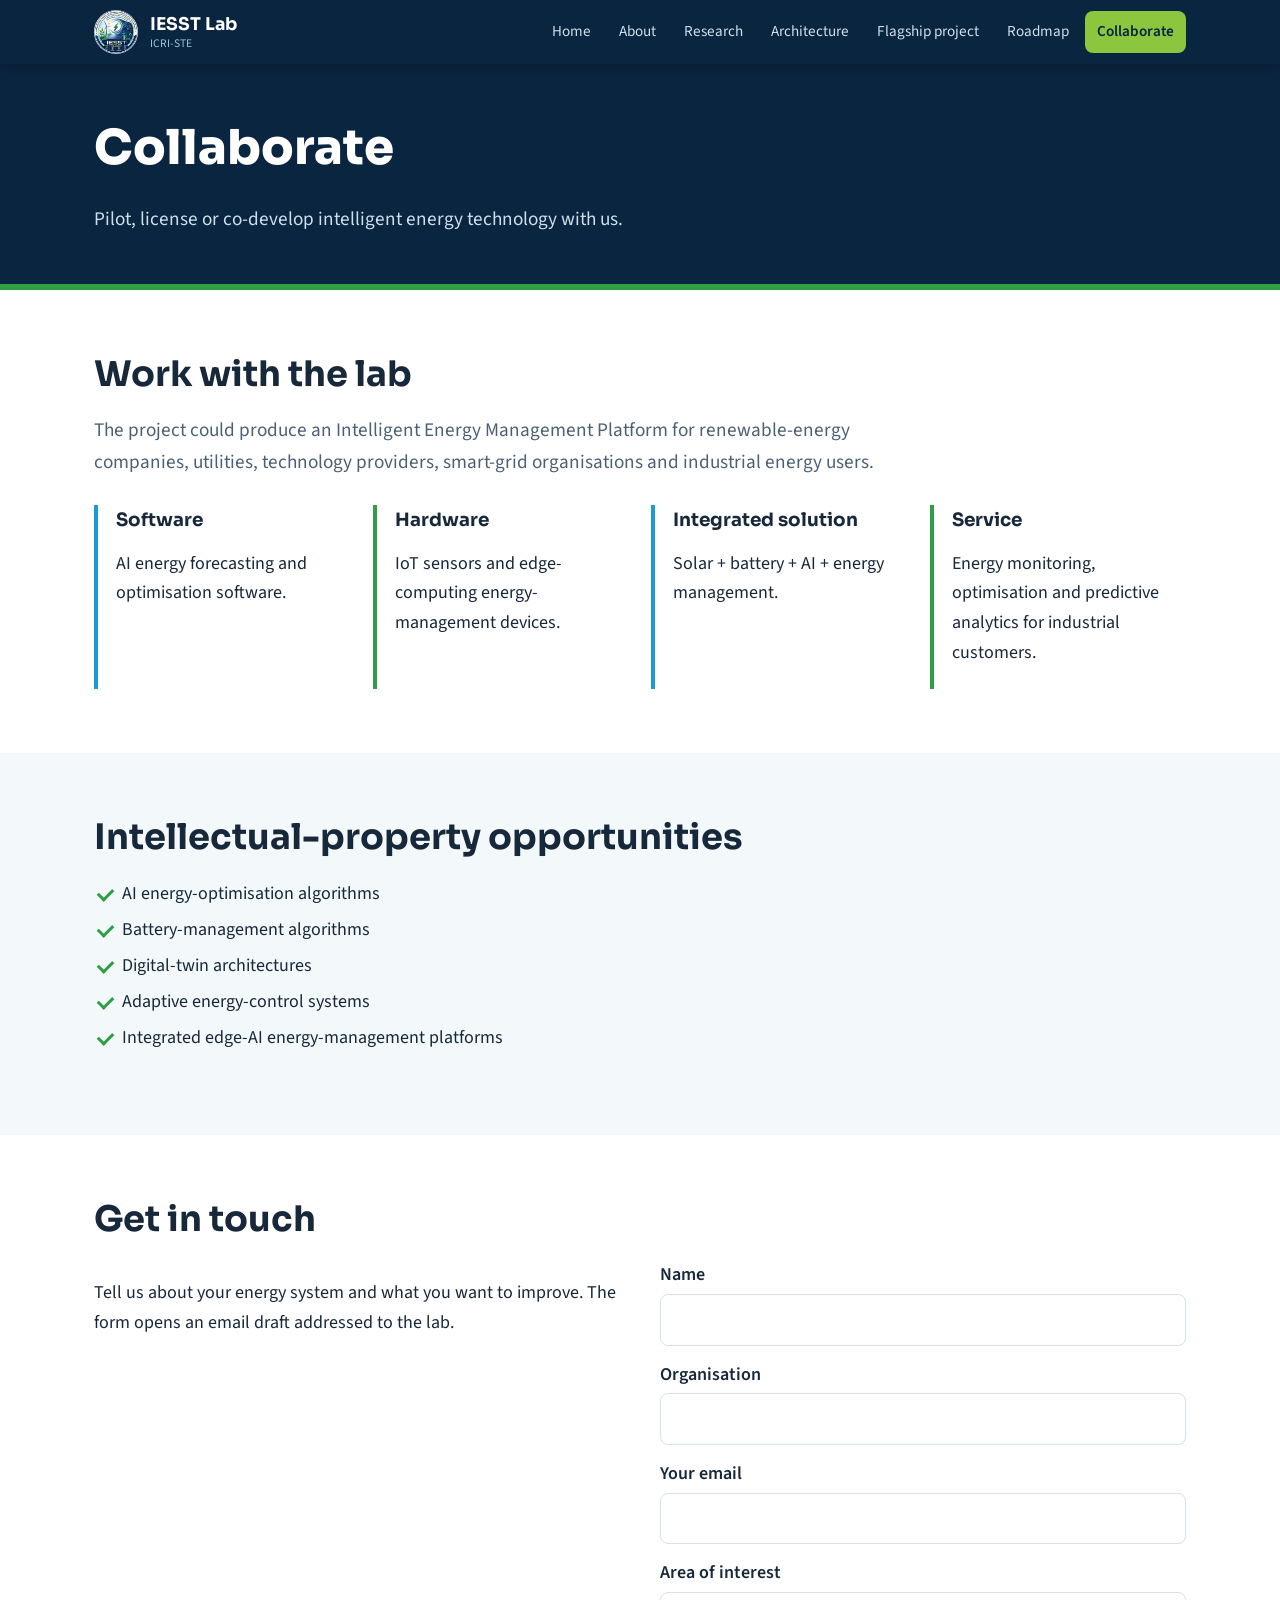
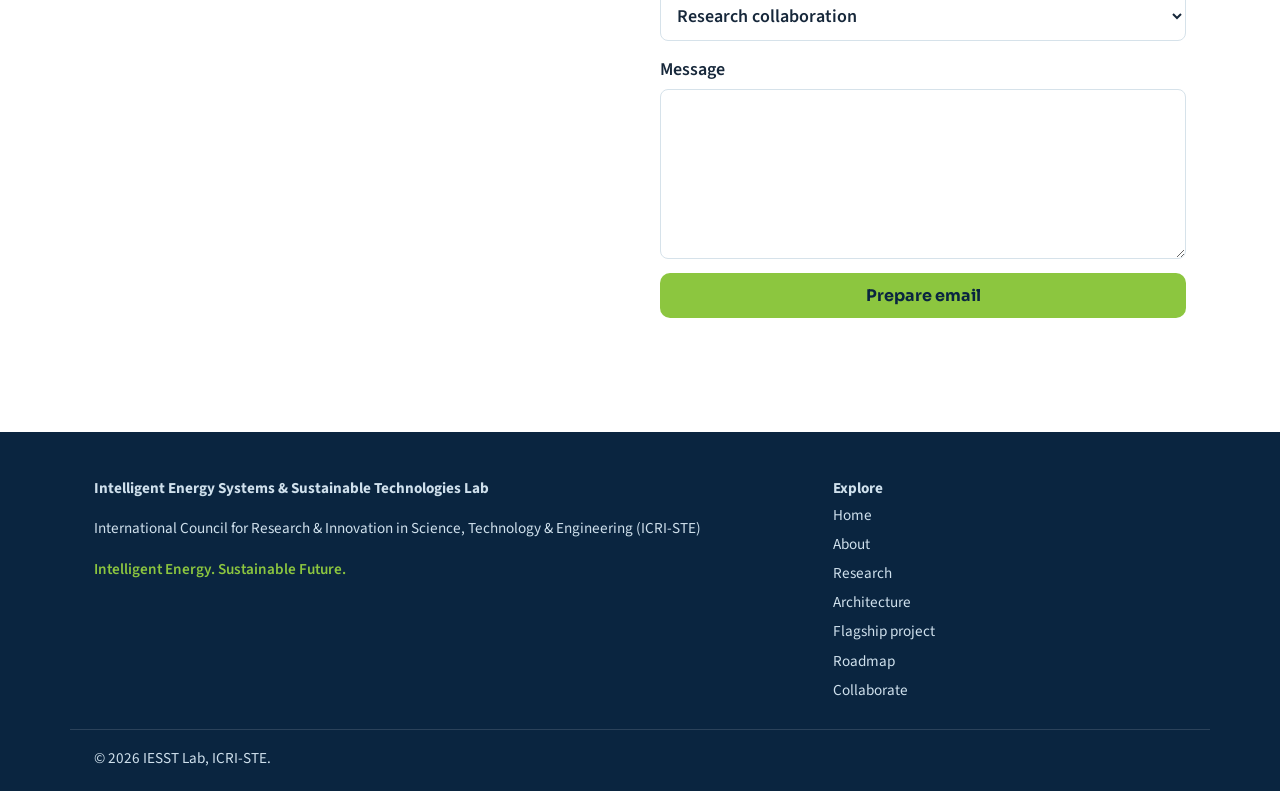
<file: collaboration.html>
<!DOCTYPE html><html lang="en"><head><meta charset="utf-8"><meta name="viewport" content="width=device-width,initial-scale=1"><title>Collaborate | IESST Lab</title><meta name="description" content="Collaborate with the IESST Lab on AI-enabled renewable energy and microgrid projects."><link rel="preconnect" href="https://fonts.googleapis.com"><link href="https://fonts.googleapis.com/css2?family=Sora:wght@500;700;800&family=Source+Sans+3:wght@400;600&display=swap" rel="stylesheet"><link rel="stylesheet" href="css/styles.css"></head><body><a class="skip" href="#main">Skip to content</a><header class="top"><div class="wrap bar"><a class="brand" href="index.html"><img src="assets/ICRI-STE-Logo.png" alt="IESST Lab logo" width="44" height="44"><span>IESST Lab<small>ICRI-STE</small></span></a><button class="burger" aria-expanded="false" aria-controls="nav">Menu</button><nav id="nav"><a href="index.html">Home</a><a href="about.html">About</a><a href="research.html">Research</a><a href="architecture.html">Architecture</a><a href="flagship-project.html">Flagship project</a><a href="roadmap.html">Roadmap</a><a href="collaboration.html" aria-current="page">Collaborate</a></nav></div></header><main id="main"><section class="phero"><div class="wrap"><h1>Collaborate</h1><p>Pilot, license or co-develop intelligent energy technology with us.</p></div></section><section class="sec "><div class="wrap"><h2>Work with the lab</h2><p class="lead">The project could produce an Intelligent Energy Management Platform for renewable-energy companies, utilities, technology providers, smart-grid organisations and industrial energy users.</p><div class="cols"><article><h3>Software</h3><p>AI energy forecasting and optimisation software.</p></article><article><h3>Hardware</h3><p>IoT sensors and edge-computing energy-management devices.</p></article><article><h3>Integrated solution</h3><p>Solar + battery + AI + energy management.</p></article><article><h3>Service</h3><p>Energy monitoring, optimisation and predictive analytics for industrial customers.</p></article></div></div></section><section class="sec tint"><div class="wrap"><h2>Intellectual-property opportunities</h2><ul class="ticks"><li>AI energy-optimisation algorithms</li><li>Battery-management algorithms</li><li>Digital-twin architectures</li><li>Adaptive energy-control systems</li><li>Integrated edge-AI energy-management platforms</li></ul></div></section><section class="sec "><div class="wrap"><h2>Get in touch</h2><div class="split"><p>Tell us about your energy system and what you want to improve. The form opens an email draft addressed to the lab.</p><form id="cf" class="form"><label>Name<input name="n" required></label><label>Organisation<input name="o"></label><label>Your email<input name="e" type="email" required></label><label>Area of interest<select name="a"><option>Research collaboration</option><option>Industrial pilot</option><option>Technology licensing</option><option>Other</option></select></label><label>Message<textarea name="m" rows="5" required></textarea></label><button class="btn" type="submit">Prepare email</button><p id="fs" role="status"></p></form></div></div></section></main><footer><div class="wrap foot"><div><strong>Intelligent Energy Systems & Sustainable Technologies Lab</strong><p>International Council for Research & Innovation in Science, Technology & Engineering (ICRI-STE)</p><p class="tag">Intelligent Energy. Sustainable Future.</p></div><div><strong>Explore</strong><a href="index.html">Home</a><a href="about.html">About</a><a href="research.html">Research</a><a href="architecture.html">Architecture</a><a href="flagship-project.html">Flagship project</a><a href="roadmap.html">Roadmap</a><a href="collaboration.html" aria-current="page">Collaborate</a></div></div><p class="copy wrap">&copy; <span id="yr">2026</span> IESST Lab, ICRI-STE.</p></footer><script src="js/main.js"></script></body></html>
</file>
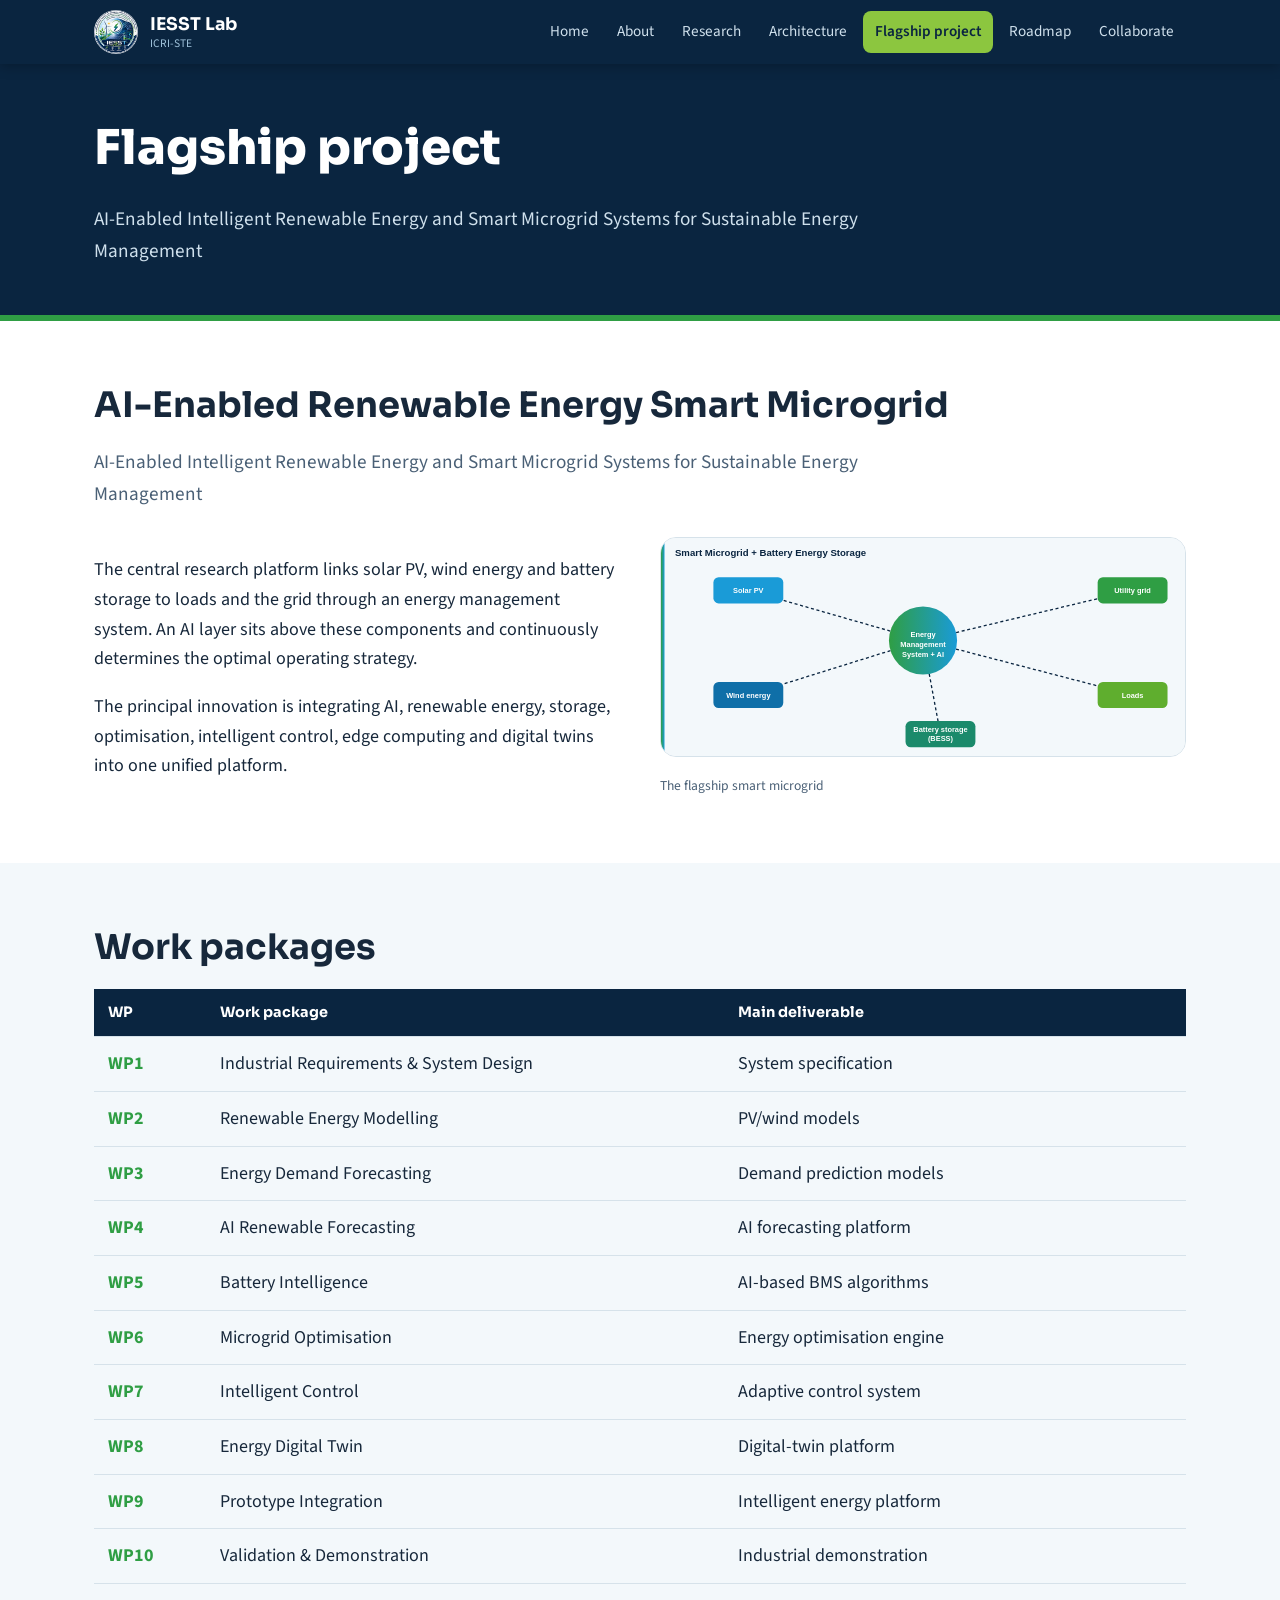
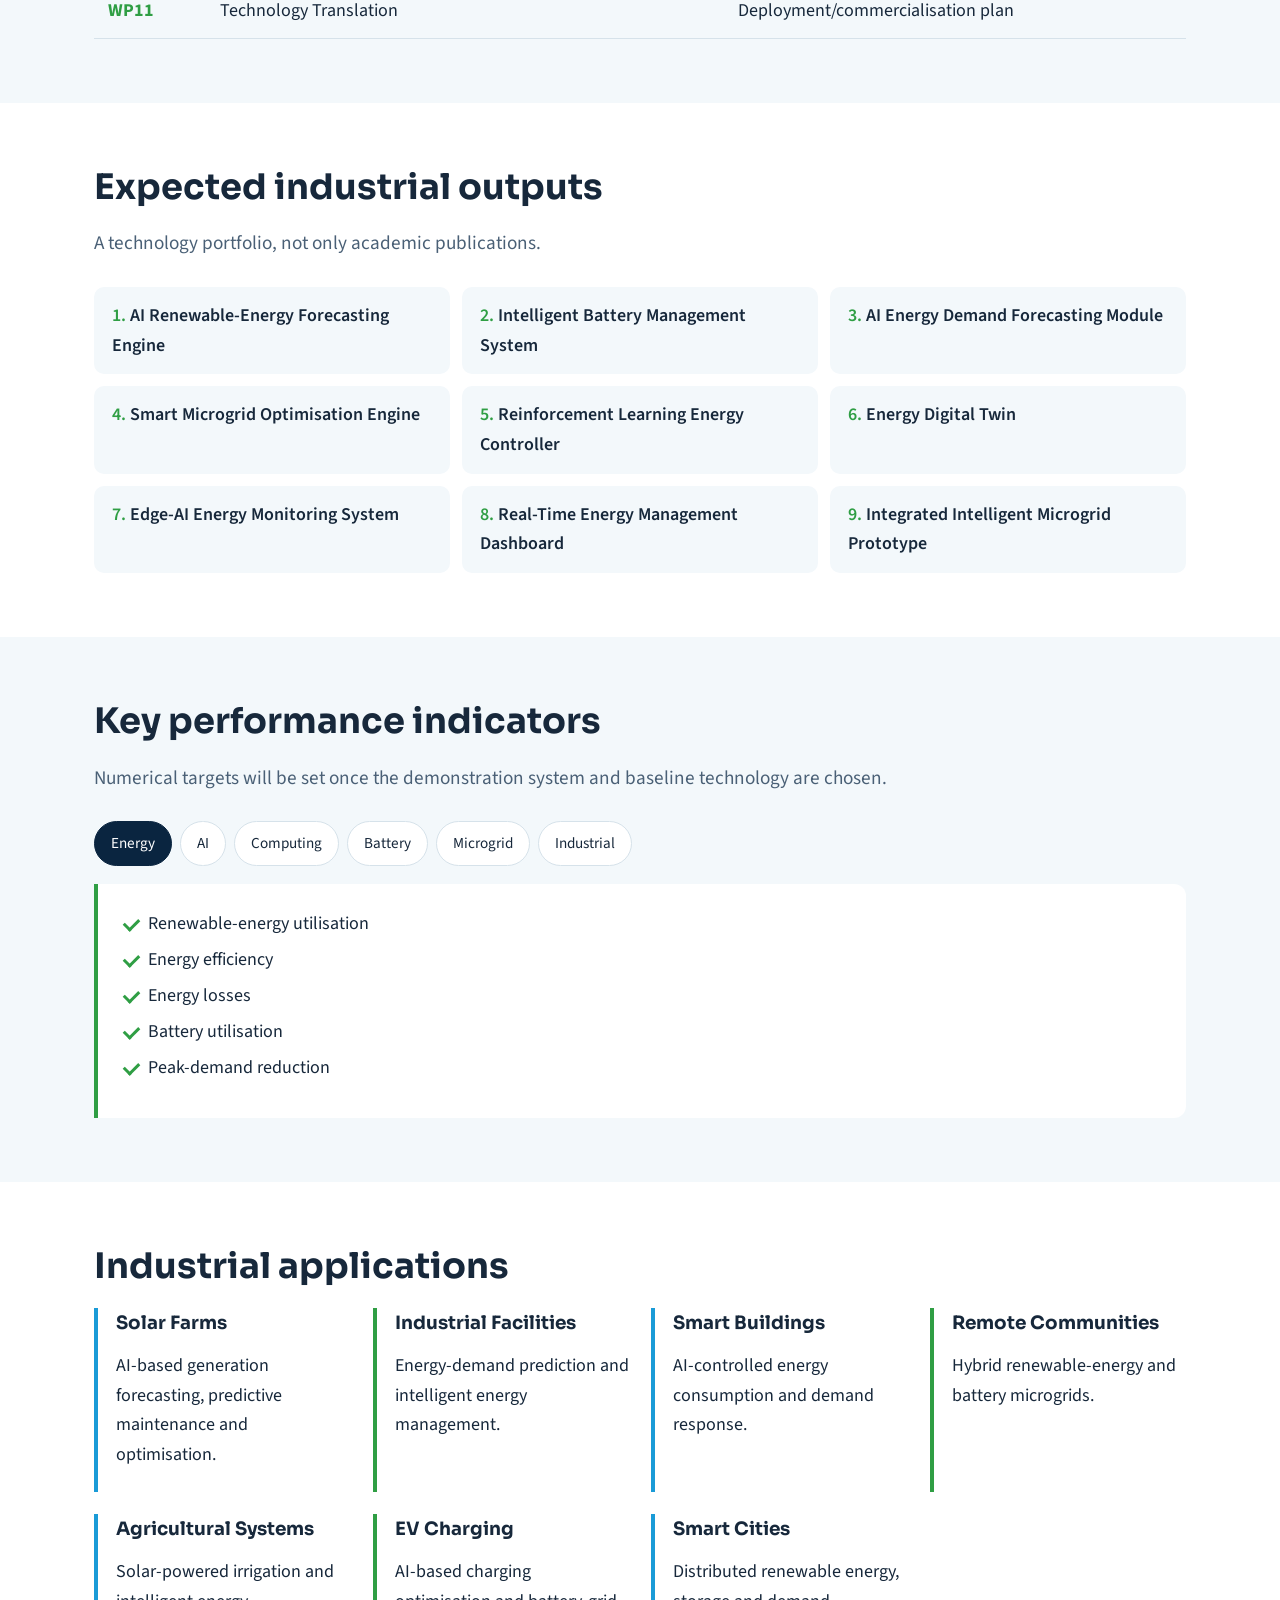
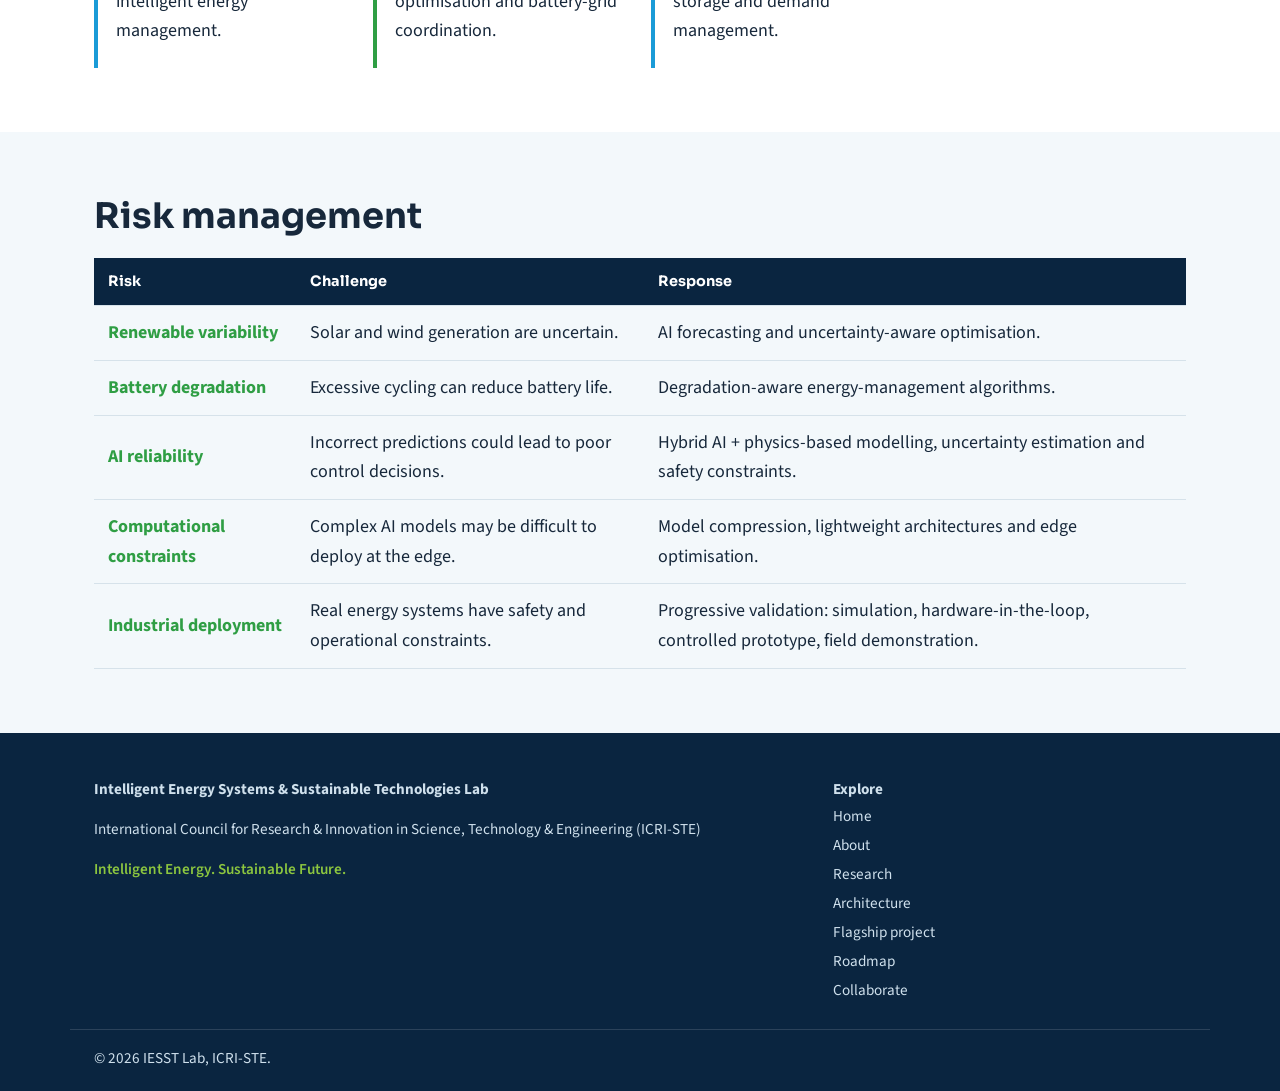
<file: flagship-project.html>
<!DOCTYPE html><html lang="en"><head><meta charset="utf-8"><meta name="viewport" content="width=device-width,initial-scale=1"><title>Flagship project | IESST Lab</title><meta name="description" content="AI-Enabled Intelligent Renewable Energy and Smart Microgrid Systems for Sustainable Energy Management"><link rel="preconnect" href="https://fonts.googleapis.com"><link href="https://fonts.googleapis.com/css2?family=Sora:wght@500;700;800&family=Source+Sans+3:wght@400;600&display=swap" rel="stylesheet"><link rel="stylesheet" href="css/styles.css"></head><body><a class="skip" href="#main">Skip to content</a><header class="top"><div class="wrap bar"><a class="brand" href="index.html"><img src="assets/ICRI-STE-Logo.png" alt="IESST Lab logo" width="44" height="44"><span>IESST Lab<small>ICRI-STE</small></span></a><button class="burger" aria-expanded="false" aria-controls="nav">Menu</button><nav id="nav"><a href="index.html">Home</a><a href="about.html">About</a><a href="research.html">Research</a><a href="architecture.html">Architecture</a><a href="flagship-project.html" aria-current="page">Flagship project</a><a href="roadmap.html">Roadmap</a><a href="collaboration.html">Collaborate</a></nav></div></header><main id="main"><section class="phero"><div class="wrap"><h1>Flagship project</h1><p>AI-Enabled Intelligent Renewable Energy and Smart Microgrid Systems for Sustainable Energy Management</p></div></section><section class="sec "><div class="wrap"><h2>AI-Enabled Renewable Energy Smart Microgrid</h2><p class="lead">AI-Enabled Intelligent Renewable Energy and Smart Microgrid Systems for Sustainable Energy Management</p><div class="split"><div><p>The central research platform links solar PV, wind energy and battery storage to loads and the grid through an energy management system. An AI layer sits above these components and continuously determines the optimal operating strategy.</p><p>The principal innovation is integrating AI, renewable energy, storage, optimisation, intelligent control, edge computing and digital twins into one unified platform.</p></div><figure class="fig "><img src="assets/smart-microgrid.svg" alt="The flagship smart microgrid" loading="lazy"><figcaption>The flagship smart microgrid</figcaption></figure></div></div></section><section class="sec tint"><div class="wrap"><h2>Work packages</h2><div class="scroll"><table><thead><tr><th>WP</th><th>Work package</th><th>Main deliverable</th></tr></thead><tbody><tr><td>WP1</td><td>Industrial Requirements & System Design</td><td>System specification</td></tr><tr><td>WP2</td><td>Renewable Energy Modelling</td><td>PV/wind models</td></tr><tr><td>WP3</td><td>Energy Demand Forecasting</td><td>Demand prediction models</td></tr><tr><td>WP4</td><td>AI Renewable Forecasting</td><td>AI forecasting platform</td></tr><tr><td>WP5</td><td>Battery Intelligence</td><td>AI-based BMS algorithms</td></tr><tr><td>WP6</td><td>Microgrid Optimisation</td><td>Energy optimisation engine</td></tr><tr><td>WP7</td><td>Intelligent Control</td><td>Adaptive control system</td></tr><tr><td>WP8</td><td>Energy Digital Twin</td><td>Digital-twin platform</td></tr><tr><td>WP9</td><td>Prototype Integration</td><td>Intelligent energy platform</td></tr><tr><td>WP10</td><td>Validation & Demonstration</td><td>Industrial demonstration</td></tr><tr><td>WP11</td><td>Technology Translation</td><td>Deployment/commercialisation plan</td></tr></tbody></table></div></div></section><section class="sec "><div class="wrap"><h2>Expected industrial outputs</h2><p class="lead">A technology portfolio, not only academic publications.</p><ol class="outs"><li>AI Renewable-Energy Forecasting Engine</li><li>Intelligent Battery Management System</li><li>AI Energy Demand Forecasting Module</li><li>Smart Microgrid Optimisation Engine</li><li>Reinforcement Learning Energy Controller</li><li>Energy Digital Twin</li><li>Edge-AI Energy Monitoring System</li><li>Real-Time Energy Management Dashboard</li><li>Integrated Intelligent Microgrid Prototype</li></ol></div></section><section class="sec tint"><div class="wrap"><h2>Key performance indicators</h2><p class="lead">Numerical targets will be set once the demonstration system and baseline technology are chosen.</p><div class="tabs" role="tablist"><button role="tab" aria-selected="true" data-i="0">Energy</button><button role="tab" aria-selected="false" data-i="1">AI</button><button role="tab" aria-selected="false" data-i="2">Computing</button><button role="tab" aria-selected="false" data-i="3">Battery</button><button role="tab" aria-selected="false" data-i="4">Microgrid</button><button role="tab" aria-selected="false" data-i="5">Industrial</button></div><div class="panel" data-i="0"><ul class="ticks"><li>Renewable-energy utilisation</li><li>Energy efficiency</li><li>Energy losses</li><li>Battery utilisation</li><li>Peak-demand reduction</li></ul></div><div class="panel" data-i="1" hidden><ul class="ticks"><li>Forecasting accuracy</li><li>Prediction error</li><li>Fault-detection accuracy</li><li>False-alarm rate</li></ul></div><div class="panel" data-i="2" hidden><ul class="ticks"><li>AI inference latency</li><li>Edge-computing performance</li><li>Communication requirements</li><li>Computational efficiency</li></ul></div><div class="panel" data-i="3" hidden><ul class="ticks"><li>SoC estimation accuracy</li><li>SoH estimation accuracy</li><li>Degradation prediction</li><li>Charging/discharging efficiency</li></ul></div><div class="panel" data-i="4" hidden><ul class="ticks"><li>Stability</li><li>Reliability</li><li>Renewable penetration</li><li>Grid dependency</li><li>Energy-management performance</li></ul></div><div class="panel" data-i="5" hidden><ul class="ticks"><li>Operating cost</li><li>Maintenance requirements</li><li>Scalability</li><li>Deployment feasibility</li><li>Return-on-investment potential</li></ul></div></div></section><section class="sec "><div class="wrap"><h2>Industrial applications</h2><div class="cols"><article><h3>Solar Farms</h3><p>AI-based generation forecasting, predictive maintenance and optimisation.</p></article><article><h3>Industrial Facilities</h3><p>Energy-demand prediction and intelligent energy management.</p></article><article><h3>Smart Buildings</h3><p>AI-controlled energy consumption and demand response.</p></article><article><h3>Remote Communities</h3><p>Hybrid renewable-energy and battery microgrids.</p></article><article><h3>Agricultural Systems</h3><p>Solar-powered irrigation and intelligent energy management.</p></article><article><h3>EV Charging</h3><p>AI-based charging optimisation and battery-grid coordination.</p></article><article><h3>Smart Cities</h3><p>Distributed renewable energy, storage and demand management.</p></article></div></div></section><section class="sec tint"><div class="wrap"><h2>Risk management</h2><div class="scroll"><table><thead><tr><th>Risk</th><th>Challenge</th><th>Response</th></tr></thead><tbody><tr><td>Renewable variability</td><td>Solar and wind generation are uncertain.</td><td>AI forecasting and uncertainty-aware optimisation.</td></tr><tr><td>Battery degradation</td><td>Excessive cycling can reduce battery life.</td><td>Degradation-aware energy-management algorithms.</td></tr><tr><td>AI reliability</td><td>Incorrect predictions could lead to poor control decisions.</td><td>Hybrid AI + physics-based modelling, uncertainty estimation and safety constraints.</td></tr><tr><td>Computational constraints</td><td>Complex AI models may be difficult to deploy at the edge.</td><td>Model compression, lightweight architectures and edge optimisation.</td></tr><tr><td>Industrial deployment</td><td>Real energy systems have safety and operational constraints.</td><td>Progressive validation: simulation, hardware-in-the-loop, controlled prototype, field demonstration.</td></tr></tbody></table></div></div></section></main><footer><div class="wrap foot"><div><strong>Intelligent Energy Systems & Sustainable Technologies Lab</strong><p>International Council for Research & Innovation in Science, Technology & Engineering (ICRI-STE)</p><p class="tag">Intelligent Energy. Sustainable Future.</p></div><div><strong>Explore</strong><a href="index.html">Home</a><a href="about.html">About</a><a href="research.html">Research</a><a href="architecture.html">Architecture</a><a href="flagship-project.html" aria-current="page">Flagship project</a><a href="roadmap.html">Roadmap</a><a href="collaboration.html">Collaborate</a></div></div><p class="copy wrap">&copy; <span id="yr">2026</span> IESST Lab, ICRI-STE.</p></footer><script src="js/main.js"></script></body></html>
</file>
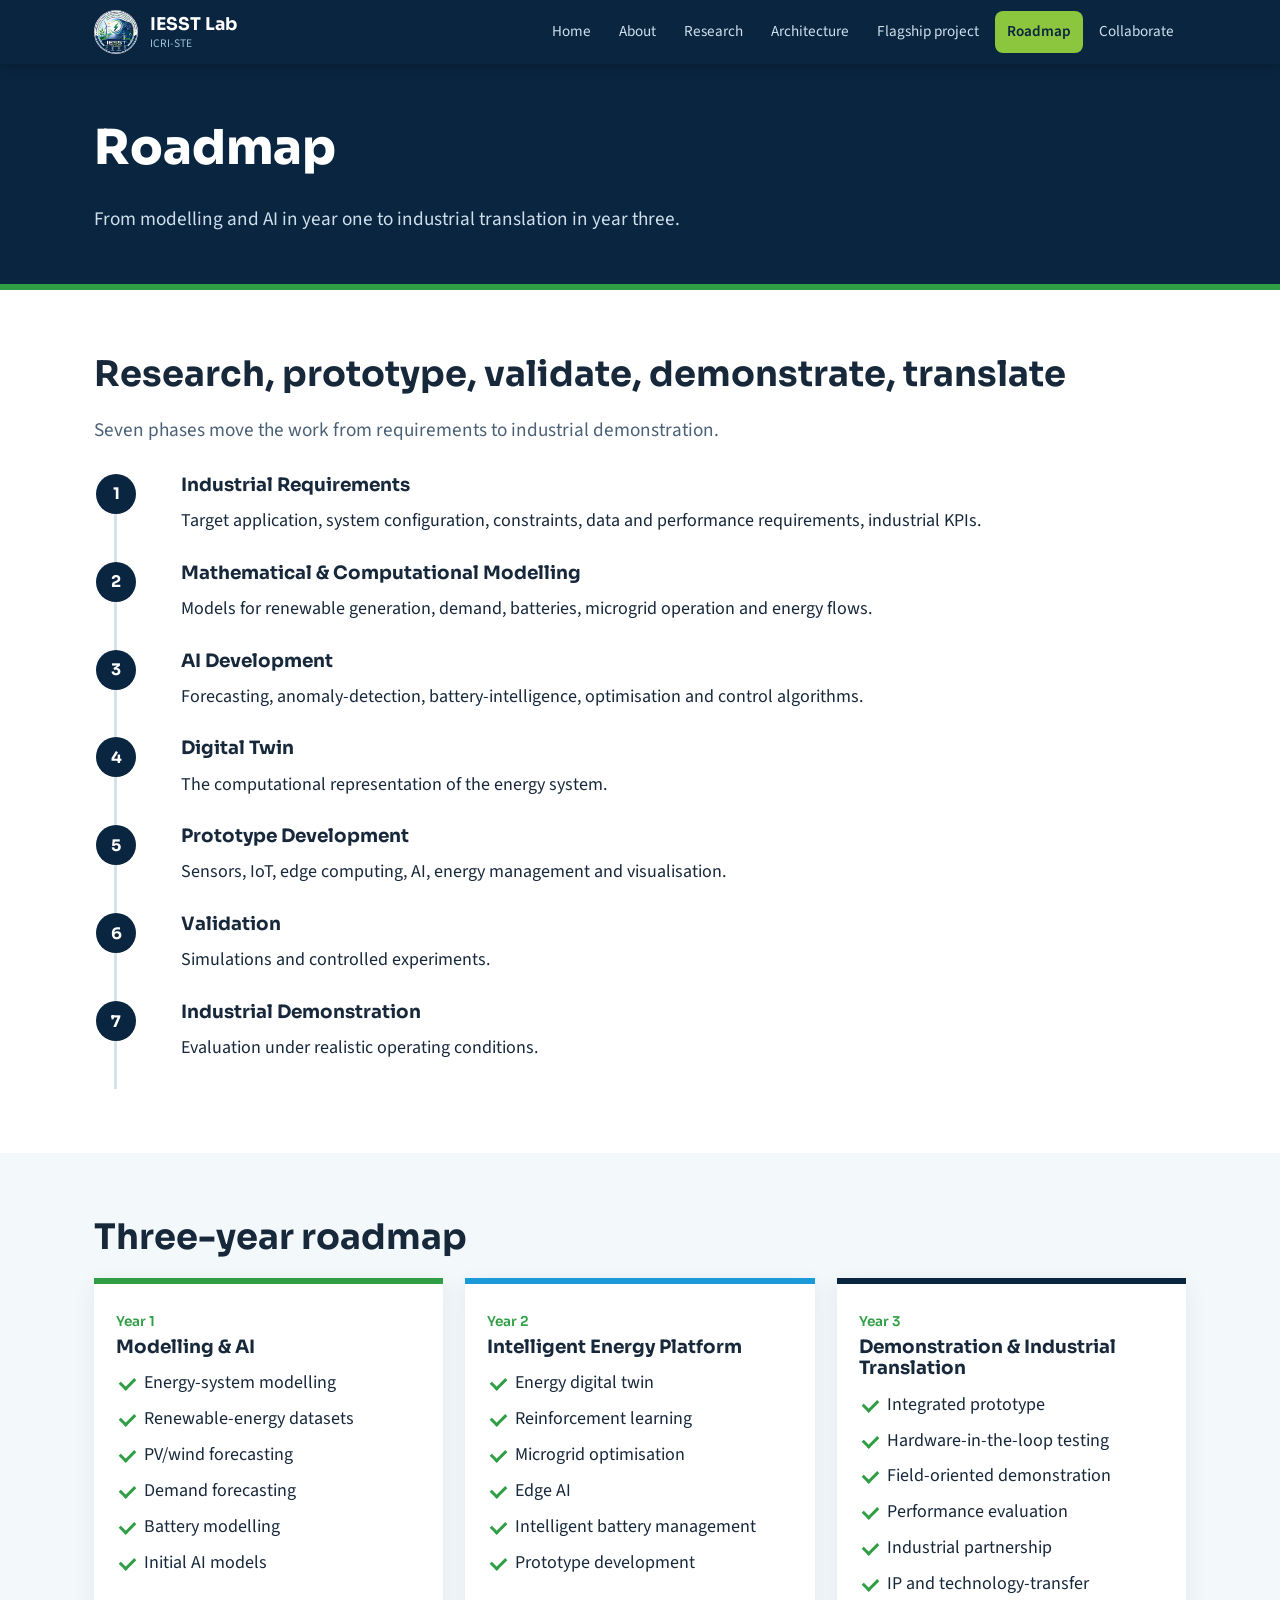
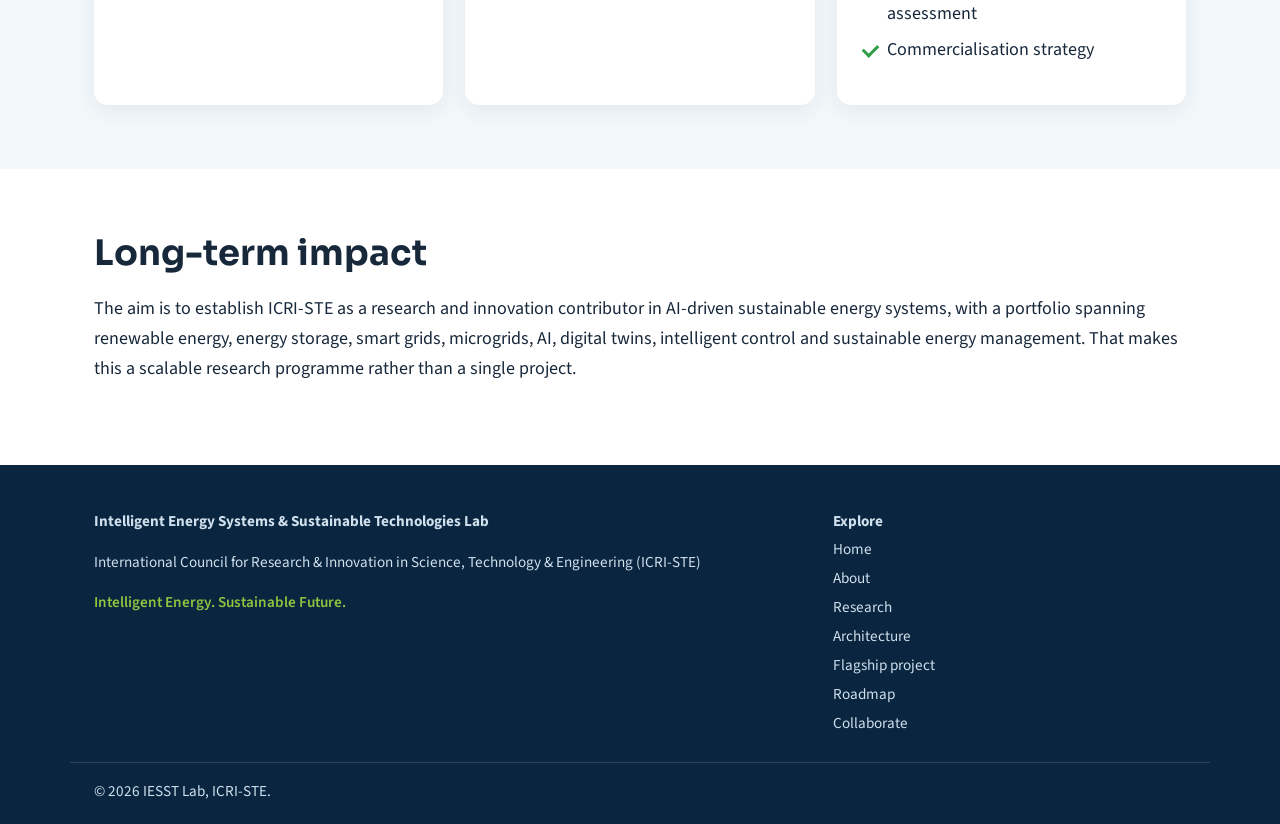
<file: roadmap.html>
<!DOCTYPE html><html lang="en"><head><meta charset="utf-8"><meta name="viewport" content="width=device-width,initial-scale=1"><title>Roadmap | IESST Lab</title><meta name="description" content="Industrial research methodology and three-year development roadmap."><link rel="preconnect" href="https://fonts.googleapis.com"><link href="https://fonts.googleapis.com/css2?family=Sora:wght@500;700;800&family=Source+Sans+3:wght@400;600&display=swap" rel="stylesheet"><link rel="stylesheet" href="css/styles.css"></head><body><a class="skip" href="#main">Skip to content</a><header class="top"><div class="wrap bar"><a class="brand" href="index.html"><img src="assets/ICRI-STE-Logo.png" alt="IESST Lab logo" width="44" height="44"><span>IESST Lab<small>ICRI-STE</small></span></a><button class="burger" aria-expanded="false" aria-controls="nav">Menu</button><nav id="nav"><a href="index.html">Home</a><a href="about.html">About</a><a href="research.html">Research</a><a href="architecture.html">Architecture</a><a href="flagship-project.html">Flagship project</a><a href="roadmap.html" aria-current="page">Roadmap</a><a href="collaboration.html">Collaborate</a></nav></div></header><main id="main"><section class="phero"><div class="wrap"><h1>Roadmap</h1><p>From modelling and AI in year one to industrial translation in year three.</p></div></section><section class="sec "><div class="wrap"><h2>Research, prototype, validate, demonstrate, translate</h2><p class="lead">Seven phases move the work from requirements to industrial demonstration.</p><ol class="phases"><li><h3>Industrial Requirements</h3><p>Target application, system configuration, constraints, data and performance requirements, industrial KPIs.</p></li><li><h3>Mathematical & Computational Modelling</h3><p>Models for renewable generation, demand, batteries, microgrid operation and energy flows.</p></li><li><h3>AI Development</h3><p>Forecasting, anomaly-detection, battery-intelligence, optimisation and control algorithms.</p></li><li><h3>Digital Twin</h3><p>The computational representation of the energy system.</p></li><li><h3>Prototype Development</h3><p>Sensors, IoT, edge computing, AI, energy management and visualisation.</p></li><li><h3>Validation</h3><p>Simulations and controlled experiments.</p></li><li><h3>Industrial Demonstration</h3><p>Evaluation under realistic operating conditions.</p></li></ol></div></section><section class="sec tint"><div class="wrap"><h2>Three-year roadmap</h2><div class="years"><article><span>Year 1</span><h3>Modelling & AI</h3><ul class="ticks"><li>Energy-system modelling</li><li>Renewable-energy datasets</li><li>PV/wind forecasting</li><li>Demand forecasting</li><li>Battery modelling</li><li>Initial AI models</li></ul></article><article><span>Year 2</span><h3>Intelligent Energy Platform</h3><ul class="ticks"><li>Energy digital twin</li><li>Reinforcement learning</li><li>Microgrid optimisation</li><li>Edge AI</li><li>Intelligent battery management</li><li>Prototype development</li></ul></article><article><span>Year 3</span><h3>Demonstration & Industrial Translation</h3><ul class="ticks"><li>Integrated prototype</li><li>Hardware-in-the-loop testing</li><li>Field-oriented demonstration</li><li>Performance evaluation</li><li>Industrial partnership</li><li>IP and technology-transfer assessment</li><li>Commercialisation strategy</li></ul></article></div></div></section><section class="sec "><div class="wrap"><h2>Long-term impact</h2><p>The aim is to establish ICRI-STE as a research and innovation contributor in AI-driven sustainable energy systems, with a portfolio spanning renewable energy, energy storage, smart grids, microgrids, AI, digital twins, intelligent control and sustainable energy management. That makes this a scalable research programme rather than a single project.</p></div></section></main><footer><div class="wrap foot"><div><strong>Intelligent Energy Systems & Sustainable Technologies Lab</strong><p>International Council for Research & Innovation in Science, Technology & Engineering (ICRI-STE)</p><p class="tag">Intelligent Energy. Sustainable Future.</p></div><div><strong>Explore</strong><a href="index.html">Home</a><a href="about.html">About</a><a href="research.html">Research</a><a href="architecture.html">Architecture</a><a href="flagship-project.html">Flagship project</a><a href="roadmap.html" aria-current="page">Roadmap</a><a href="collaboration.html">Collaborate</a></div></div><p class="copy wrap">&copy; <span id="yr">2026</span> IESST Lab, ICRI-STE.</p></footer><script src="js/main.js"></script></body></html>
</file>
<file: css/styles.css>
:root{--navy:#0A2540;--green:#2F9E44;--lime:#8CC63F;--sky:#1A9BD7;--ink:#17283B;--mut:#4A6076;--bg:#fff;--tint:#F3F8FB;--line:#D6E2EA}
@media(prefers-color-scheme:dark){:root{--ink:#E6EEF5;--mut:#A9BCCB;--bg:#0B1722;--tint:#102232;--line:#25405A}}
*{box-sizing:border-box}html{scroll-behavior:smooth}
body{margin:0;font:18px/1.65 "Source Sans 3",Segoe UI,Arial,sans-serif;color:var(--ink);background:var(--bg)}
h1,h2,h3{font-family:Sora,Segoe UI,Arial,sans-serif;line-height:1.15;margin:0 0 .6em}
h1{font-size:clamp(2.2rem,5vw,3.8rem);font-weight:800}h2{font-size:clamp(1.6rem,3vw,2.2rem);font-weight:700}h3{font-size:1.15rem;font-weight:700}
a{color:var(--sky)}img{max-width:100%;height:auto}
.wrap{max-width:1140px;margin:0 auto;padding:0 24px}
.skip{position:absolute;left:-999px}.skip:focus{left:12px;top:12px;background:#fff;color:#000;padding:8px;z-index:99}
:focus-visible{outline:3px solid var(--lime);outline-offset:2px}
.top{position:sticky;top:0;z-index:20;background:var(--navy);box-shadow:0 2px 12px #0004}
.bar{display:flex;align-items:center;justify-content:space-between;gap:16px;min-height:64px}
.brand{display:flex;align-items:center;gap:12px;color:#fff;text-decoration:none;font:700 1.1rem Sora,sans-serif}
.brand img{border-radius:50%;background:#fff}.brand small{display:block;font:400 .72rem "Source Sans 3",sans-serif;color:#9FC2DA}
nav{display:flex;gap:4px;flex-wrap:wrap}nav a{color:#CFE0EC;text-decoration:none;padding:8px 12px;border-radius:8px;font-size:.95rem}
nav a:hover{background:#ffffff1c}nav a[aria-current]{color:var(--navy);background:var(--lime);font-weight:600}
.burger{display:none;background:none;color:#fff;border:1px solid #ffffff66;border-radius:8px;padding:8px 14px;font:inherit}
@media(max-width:860px){.burger{display:block}nav{display:none;position:absolute;top:64px;left:0;right:0;background:var(--navy);flex-direction:column;padding:12px 24px 20px}nav.open{display:flex}}
.hero{background:radial-gradient(circle at 80% 30%,#134a73 0,var(--navy) 60%);color:#fff;padding:72px 0 64px}
.hgrid{display:grid;grid-template-columns:1.3fr .8fr;gap:40px;align-items:center}
.kick{color:var(--lime);font-weight:600;margin:0 0 12px}.hero .lead{color:#D5E5F0;max-width:34em}
.logo{border-radius:50%;justify-self:center;width:min(100%,380px);box-shadow:0 0 0 10px #ffffff14,0 30px 60px #0008}
@media(max-width:860px){.hgrid{grid-template-columns:1fr}.logo{width:240px;order:-1}}
.loop{list-style:none;display:flex;flex-wrap:wrap;gap:0;padding:0;margin:28px 0;counter-reset:s}
.loop li{counter-increment:s;padding:10px 18px 10px 30px;background:linear-gradient(90deg,var(--green),var(--sky));color:#fff;font:600 .95rem Sora,sans-serif;clip-path:polygon(0 0,calc(100% - 14px) 0,100% 50%,calc(100% - 14px) 100%,0 100%,14px 50%);margin-right:-6px}
.loop li:first-child{clip-path:polygon(0 0,calc(100% - 14px) 0,100% 50%,calc(100% - 14px) 100%,0 100%);padding-left:20px;border-radius:8px 0 0 8px}
.loop li:nth-child(2){filter:hue-rotate(-8deg)}.loop li:nth-child(4){filter:hue-rotate(8deg)}
.sec .loop li{background:var(--navy)}
.cta{display:flex;gap:12px;flex-wrap:wrap}.btn{display:inline-block;background:var(--lime);color:var(--navy);padding:12px 22px;border:0;border-radius:10px;font:700 1rem Sora,sans-serif;text-decoration:none;cursor:pointer}
.btn:hover{background:#A5DB52}.btn.ghost{background:none;color:#fff;border:2px solid #ffffff88}
.phero{background:var(--navy);color:#fff;padding:56px 0 48px;border-bottom:6px solid var(--green)}.phero p{color:#CFE0EC;font-size:1.2rem;max-width:40em;margin:0}.phero h1{font-size:clamp(2rem,4vw,3rem)}
.sec{padding:64px 0}.tint{background:var(--tint)}.dark{background:var(--navy);color:#fff}.dark .lead{color:#D5E5F0}
.lead{font-size:1.2rem;color:var(--mut);max-width:42em;margin:0 0 1.4em}
.split{display:grid;grid-template-columns:1fr 1fr;gap:40px;align-items:start}@media(max-width:860px){.split{grid-template-columns:1fr}}
.fig{margin:0}.fig img{width:100%;border-radius:16px;border:1px solid var(--line);background:#fff}.fig figcaption{font-size:.85rem;color:var(--mut);margin-top:8px}
.photo{width:100%;border-radius:16px;margin-top:20px}
.areas{display:grid;gap:28px}.area{display:grid;grid-template-columns:1fr 1fr;gap:28px;align-items:center;border-bottom:1px solid var(--line);padding-bottom:28px}
.area:nth-child(even) img{order:2}.area img{border-radius:14px;width:100%}@media(max-width:860px){.area{grid-template-columns:1fr}.area:nth-child(even) img{order:0}}
.facts{display:grid;grid-template-columns:repeat(4,1fr);gap:12px}.facts div{border-left:3px solid var(--lime);padding-left:12px}.facts b{display:block;font:800 2.2rem Sora,sans-serif;color:var(--lime)}.facts span{font-size:.9rem;color:#CFE0EC}
@media(max-width:560px){.facts{grid-template-columns:repeat(2,1fr)}}
.steps,.cols,.objs,.years{display:grid;gap:22px;grid-template-columns:repeat(auto-fit,minmax(250px,1fr))}
.steps div{border-top:4px solid var(--green);padding-top:14px}.steps div:nth-child(2){border-color:var(--sky)}.steps div:nth-child(3){border-color:var(--navy)}
.cols article{border-left:4px solid var(--sky);padding:4px 0 4px 18px}.cols article:nth-child(even){border-color:var(--green)}
.objs article{background:var(--tint);padding:22px;border-radius:14px}.tint .objs article{background:var(--bg)}.objs span,.years span{font:600 .85rem Sora,sans-serif;color:var(--green)}
.years article{background:var(--bg);border-top:6px solid var(--green);border-radius:0 0 14px 14px;padding:22px;box-shadow:0 6px 22px #0a254014}.years article:nth-child(2){border-color:var(--sky)}.years article:nth-child(3){border-color:var(--navy)}
.ticks{list-style:none;padding:0;margin:0 0 1em}.ticks li{padding-left:28px;position:relative;margin:.35em 0}.ticks li:before{content:"";position:absolute;left:4px;top:.5em;width:12px;height:7px;border-left:3px solid var(--green);border-bottom:3px solid var(--green);transform:rotate(-45deg)}
blockquote{margin:1.4em 0;padding:18px 24px;border-left:6px solid var(--lime);background:var(--tint);font:600 1.15rem/1.5 Sora,sans-serif}.tint blockquote{background:var(--bg)}
.phases,.outs{padding:0;margin:0;list-style:none;counter-reset:p}.phases li{counter-increment:p;position:relative;padding:0 0 26px 64px;border-left:3px solid var(--line);margin-left:20px}
.phases li:before{content:counter(p);position:absolute;left:-21px;top:0;width:40px;height:40px;border-radius:50%;background:var(--navy);color:#fff;display:grid;place-items:center;font:700 1rem Sora,sans-serif}.phases p{margin:0}
.outs{display:grid;gap:12px;grid-template-columns:repeat(auto-fit,minmax(280px,1fr))}.outs li{counter-increment:p;padding:14px 18px;background:var(--tint);border-radius:10px;font-weight:600}.outs li:before{content:counter(p) ". ";color:var(--green)}
.tabs{display:flex;flex-wrap:wrap;gap:8px;margin-bottom:18px}.tabs button{border:1px solid var(--line);background:var(--bg);color:var(--ink);padding:9px 16px;border-radius:999px;font:inherit;font-size:.95rem;cursor:pointer}
.tabs button[aria-selected=true]{background:var(--navy);color:#fff;border-color:var(--navy)}.panel{padding:18px 22px;border-left:4px solid var(--green);background:var(--tint);border-radius:0 12px 12px 0;width:100%}.tint .panel{background:var(--bg)}
.split>.tabs{display:block}.split>.tabs button{display:block;width:100%;text-align:left;margin-bottom:8px;border-radius:10px}
.scroll{overflow-x:auto}table{border-collapse:collapse;width:100%;min-width:560px}th,td{text-align:left;padding:12px 14px;border-bottom:1px solid var(--line)}th{background:var(--navy);color:#fff;font-family:Sora,sans-serif;font-size:.9rem}td:first-child{font-weight:700;color:var(--green)}
.form{display:grid;gap:14px}.form label{display:grid;gap:4px;font-weight:600}.form input,.form select,.form textarea{font:inherit;padding:10px 12px;border:1px solid var(--line);border-radius:8px;background:var(--bg);color:var(--ink)}
footer{background:var(--navy);color:#CFE0EC;padding:44px 0 20px;font-size:.95rem}footer a{display:block;color:#CFE0EC;text-decoration:none;padding:2px 0}footer a:hover{color:var(--lime)}
.foot{display:grid;grid-template-columns:2fr 1fr;gap:32px}.tag{color:var(--lime);font-weight:600}.copy{border-top:1px solid #ffffff22;padding-top:16px;margin-top:24px}
footer nav{display:block}@media(max-width:700px){.foot{grid-template-columns:1fr}}
@media(prefers-reduced-motion:reduce){html{scroll-behavior:auto}}
</file>
